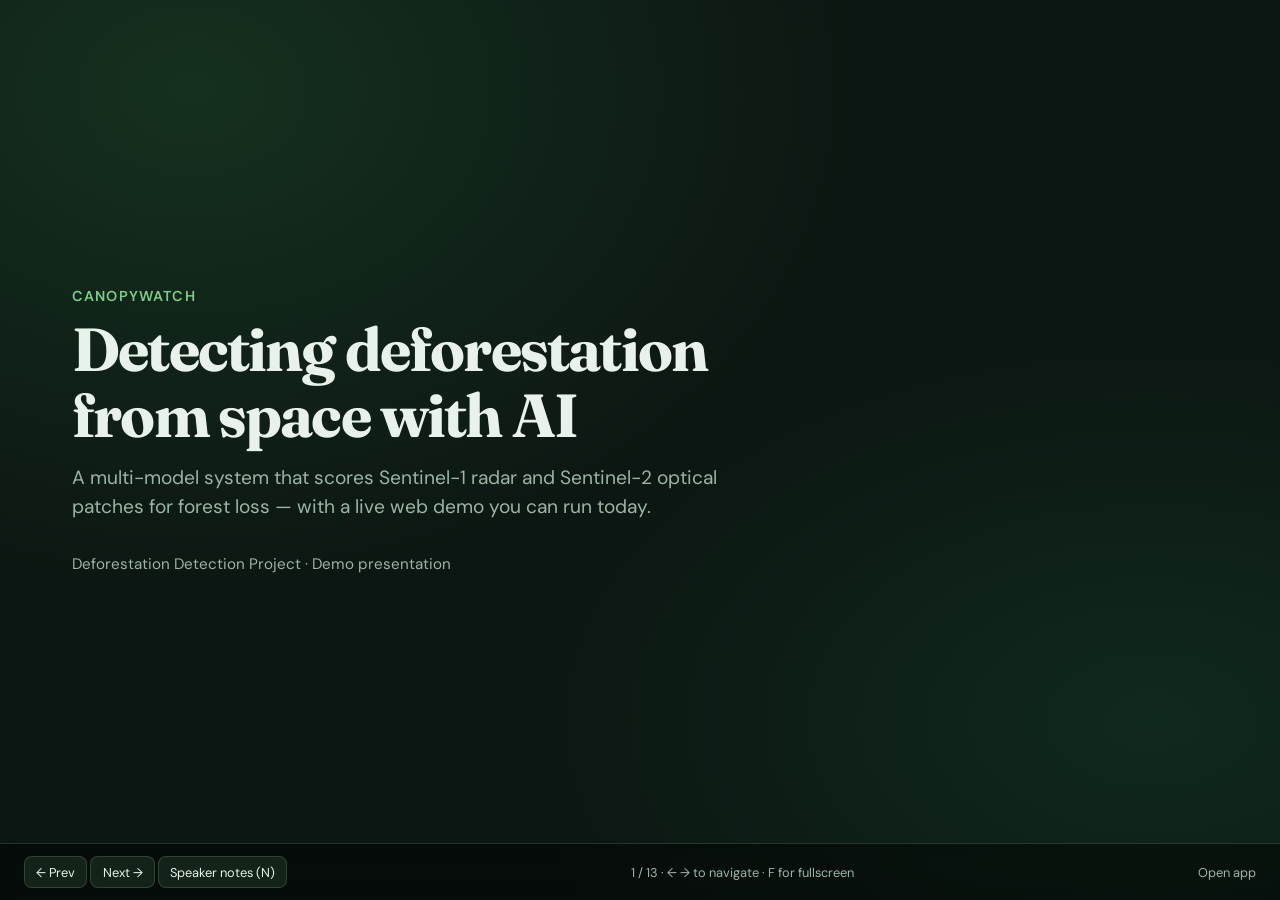
<file: static/presentation.html>
<!DOCTYPE html>
<html lang="en">
<head>
  <meta charset="UTF-8" />
  <meta name="viewport" content="width=device-width, initial-scale=1.0" />
  <title>CanopyWatch — Presentation</title>
  <link rel="preconnect" href="https://fonts.googleapis.com" />
  <link rel="preconnect" href="https://fonts.gstatic.com" crossorigin />
  <link href="https://fonts.googleapis.com/css2?family=Fraunces:opsz,wght@9..144,500;9..144,700&family=DM+Sans:wght@400;500;600;700&display=swap" rel="stylesheet" />
  <style>:root {
      --bg: #0c1612;
      --panel: #12241c;
      --line: rgba(140, 190, 150, 0.22);
      --text: #e8f2ea;
      --muted: #9bb5a4;
      --accent: #7dce8a;
      --warn: #e8a045;
      --danger: #e85a4f;
      --display: "Fraunces", Georgia, serif;
      --body: "DM Sans", sans-serif;
    }
    * { box-sizing: border-box; }
    html, body {
      margin: 0; height: 100%;
      background: var(--bg); color: var(--text);
      font-family: var(--body);
      overflow: hidden;
    }
    .deck { height: 100%; position: relative; }
    .slide {
      display: none;
      height: 100%;
      padding: 3.5rem 4.5rem 5rem;
      flex-direction: column;
      justify-content: center;
      background:
        radial-gradient(ellipse at 15% 10%, rgba(63,168,90,0.18), transparent 45%),
        radial-gradient(ellipse at 90% 80%, rgba(20,60,40,0.5), transparent 40%),
        var(--bg);
    }
    .slide.active { display: flex; animation: in 0.35s ease; }
    @keyframes in {
      from { opacity: 0; transform: translateY(10px); }
      to { opacity: 1; transform: none; }
    }
    .eyebrow {
      color: var(--accent); font-size: 0.9rem; font-weight: 600;
      letter-spacing: 0.08em; text-transform: uppercase; margin: 0 0 0.75rem;
    }
    h1 {
      font-family: var(--display); font-size: clamp(2.4rem, 5vw, 3.8rem);
      line-height: 1.08; margin: 0 0 1rem; letter-spacing: -0.03em;
      max-width: 16ch;
    }
    h2 {
      font-family: var(--display); font-size: clamp(1.8rem, 3.5vw, 2.6rem);
      margin: 0 0 1.25rem; letter-spacing: -0.02em;
    }
    h3 { margin: 0 0 0.5rem; font-size: 1.15rem; }
    .lede { color: var(--muted); font-size: 1.2rem; max-width: 42rem; line-height: 1.5; margin: 0; }
    .grid-2 { display: grid; grid-template-columns: 1fr 1fr; gap: 1.25rem; }
    .grid-3 { display: grid; grid-template-columns: repeat(3, 1fr); gap: 1rem; }
    .card {
      background: rgba(18,36,28,0.85); border: 1px solid var(--line);
      border-radius: 16px; padding: 1.1rem 1.2rem;
    }
    .card p { margin: 0; color: var(--muted); line-height: 1.45; font-size: 0.98rem; }
    .stat {
      font-family: var(--display); font-size: 2.4rem; color: var(--accent); margin: 0.2rem 0;
    }
    .stat-label { color: var(--muted); font-size: 0.85rem; }
    ul { margin: 0; padding-left: 1.2rem; color: var(--muted); line-height: 1.55; }
    li { margin-bottom: 0.45rem; }
    li strong { color: var(--text); }
    table {
      width: 100%; border-collapse: collapse; font-size: 0.95rem;
    }
    th, td {
      text-align: left; padding: 0.55rem 0.45rem;
      border-bottom: 1px solid var(--line);
    }
    th { color: var(--muted); font-size: 0.75rem; text-transform: uppercase; letter-spacing: 0.05em; }
    tr.best td { color: var(--accent); font-weight: 600; }
    tr.mid td:first-child { color: var(--warn); }
    .pill {
      display: inline-block; padding: 0.2rem 0.55rem; border-radius: 999px;
      background: rgba(125,206,138,0.14); color: var(--accent); font-size: 0.75rem; font-weight: 600;
    }
    .pill.warn { background: rgba(232,160,69,0.16); color: var(--warn); }
    .pill.danger { background: rgba(232,90,79,0.16); color: #ff9d95; }
    .footer-bar {
      position: fixed; left: 0; right: 0; bottom: 0;
      display: flex; justify-content: space-between; align-items: center;
      padding: 0.75rem 1.5rem; background: rgba(0,0,0,0.45);
      border-top: 1px solid var(--line); font-size: 0.8rem; color: var(--muted);
      backdrop-filter: blur(8px); z-index: 5;
    }
    .footer-bar button {
      background: rgba(125,206,138,0.12); border: 1px solid var(--line);
      color: var(--text); border-radius: 8px; padding: 0.4rem 0.7rem;
      cursor: pointer; font: inherit;
    }
    .notes {
      position: fixed; right: 1rem; bottom: 3.5rem; width: min(360px, 40vw);
      max-height: 40vh; overflow: auto; background: rgba(8,16,12,0.95);
      border: 1px solid var(--line); border-radius: 12px; padding: 0.85rem 1rem;
      font-size: 0.82rem; color: var(--muted); line-height: 1.4; display: none; z-index: 6;
    }
    .notes.visible { display: block; }
    .notes strong { color: var(--accent); }
    .title-meta { margin-top: 2rem; color: var(--muted); font-size: 0.95rem; }
    .demo-steps { counter-reset: step; }
    .demo-steps li { list-style: none; margin-left: -1.2rem; padding-left: 2.2rem; position: relative; }
    .demo-steps li::before {
      counter-increment: step; content: counter(step);
      position: absolute; left: 0; top: 0;
      width: 1.5rem; height: 1.5rem; border-radius: 50%;
      background: rgba(125,206,138,0.2); color: var(--accent);
      display: grid; place-items: center; font-size: 0.8rem; font-weight: 700;
    }
    .quote {
      font-family: var(--display); font-size: 1.6rem; line-height: 1.35;
      max-width: 28ch; margin: 0;
    }
    a { color: var(--accent); }
    @media (max-width: 900px) {
      .slide { padding: 2rem 1.25rem 4.5rem; }
      .grid-2, .grid-3 { grid-template-columns: 1fr; }
      .notes { width: calc(100% - 2rem); right: 1rem; }
    }
</style>
</head>
<body>
  <div class="deck" id="deck">

    
    <section class="slide active" data-notes="Open with the stakes, not the tech. One sentence: forests disappear faster than we can monitor them on the ground. Then introduce CanopyWatch as an AI system that reads satellite radar + optical imagery.">
      <p class="eyebrow">CanopyWatch</p>
      <h1>Detecting deforestation from space with AI</h1>
      <p class="lede">
        A multi-model system that scores Sentinel-1 radar and Sentinel-2 optical patches
        for forest loss — with a live web demo you can run today.
      </p>
      <p class="title-meta">Deforestation Detection Project · Demo presentation</p>
    </section>

    
    <section class="slide" data-notes="Ask the room: how would you know a remote clearing happened last week? Ground surveys are slow and expensive. Satellites revisit often — but humans cannot inspect every pixel.">
      <p class="eyebrow">The problem</p>
      <h2>Forest loss is fast. Manual monitoring is not.</h2>
      <div class="grid-3" style="margin-top:1rem">
        <div class="card">
          <h3>Scale</h3>
          <p>Tropical forests span millions of km². Clearings can appear between two satellite passes.</p>
        </div>
        <div class="card">
          <h3>Weather</h3>
          <p>Clouds hide optical imagery for weeks. Radar still sees the ground through cloud cover.</p>
        </div>
        <div class="card">
          <h3>Need</h3>
          <p>Automated, repeatable scoring of patches so analysts focus on the highest-risk areas.</p>
        </div>
      </div>
    </section>

    
    <section class="slide" data-notes="Explain the two sensors simply: S2 is like a camera (color + near-IR). S1 is like a flashlight that works in the dark and through clouds (radar backscatter).">
      <p class="eyebrow">Data</p>
      <h2>Two eyes on the same forest</h2>
      <div class="grid-2" style="margin-top:0.5rem">
        <div class="card">
          <span class="pill">Sentinel-2 · Optical</span>
          <h3 style="margin-top:0.75rem">RGB + Near-Infrared</h3>
          <p>4 bands. Captures vegetation color and structure. Best when skies are clear.</p>
        </div>
        <div class="card">
          <span class="pill warn">Sentinel-1 · Radar</span>
          <h3 style="margin-top:0.75rem">VV + VH polarizations</h3>
          <p>2 bands. Works day/night and through clouds. Sensitive to surface roughness and canopy structure.</p>
        </div>
      </div>
      <div class="card" style="margin-top:1rem">
        <p><strong style="color:var(--text)">Our demo dataset:</strong> 16 cloud-free grid patches (2816×2816 px each) with binary deforestation masks. Label rule: &gt;10% deforested pixels ⇒ positive class.</p>
      </div>
    </section>

    
    <section class="slide" data-notes="This is the architecture slide. Emphasize we built both classical ML baselines AND deep CNNs so the story is comparative, not just 'we trained a neural net'.">
      <p class="eyebrow">Approach</p>
      <h2>Baselines + deep models, same task</h2>
      <div class="grid-2">
        <div class="card">
          <span class="pill warn">Classical ML</span>
          <ul style="margin-top:0.75rem">
            <li><strong>Random Forest</strong> — ensemble on band statistics</li>
            <li><strong>Logistic Regression</strong> — linear, interpretable</li>
            <li><strong>KNN</strong> — instance-based baseline</li>
          </ul>
          <p style="margin-top:0.75rem">Features: mean, std, percentiles, min/max per band.</p>
        </div>
        <div class="card">
          <span class="pill">Deep Learning</span>
          <ul style="margin-top:0.75rem">
            <li><strong>Simple CNN</strong> — S1-only or S2-only</li>
            <li><strong>Late Fusion CNN</strong> — separate S1/S2 branches, fuse late</li>
            <li><strong>Robust Baseline CNN</strong> — residual blocks</li>
          </ul>
          <p style="margin-top:0.75rem">Patch-level probability via global pooling (not pixel U-Net).</p>
        </div>
      </div>
    </section>

    
    <section class="slide" data-notes="CRITICAL honesty slide. Do NOT claim production accuracy. Say: with 16 patches, binary F1 saturates. Majority baseline is already ~91%. Correlation with continuous rate is what actually ranks models.">
      <p class="eyebrow">Evaluation honesty</p>
      <h2>Why “100% F1” would be a bad slide</h2>
      <div class="grid-2">
        <div class="card">
          <div class="stat">14 / 16</div>
          <div class="stat-label">patches labeled “deforested”</div>
          <p style="margin-top:0.75rem">Always predicting deforestation already gets ~90.9% Val F1. Binary metrics look great even when the model barely ranks severity.</p>
        </div>
        <div class="card">
          <div class="stat">n = 6</div>
          <div class="stat-label">held-out validation patches</div>
          <p style="margin-top:0.75rem">We report <strong style="color:var(--text)">correlation with continuous deforestation rate</strong> as the primary ranking signal — does the score track how much forest was lost?</p>
        </div>
      </div>
    </section>

    
    <section class="slide" data-notes="Walk top to bottom. Star the Simple CNN S2. Point out Late Fusion is strong multi-modal. Point out models at 90.9% F1 ≈ majority baseline. RF is competitive and fast.">
      <p class="eyebrow">Results · held-out val</p>
      <h2>Model leaderboard</h2>
      <table>
        <thead>
          <tr>
            <th>Model</th>
            <th>Family</th>
            <th>Corr. w/ rate</th>
            <th>Val F1</th>
            <th>vs majority</th>
          </tr>
        </thead>
        <tbody>
          <tr class="best"><td>Simple CNN (Sentinel-2) ★</td><td>DL</td><td>0.97</td><td>100%</td><td>beats</td></tr>
          <tr><td>Random Forest (S2 stats)</td><td>ML</td><td>0.90</td><td>100%</td><td>beats</td></tr>
          <tr><td>Random Forest (S1+S2)</td><td>ML</td><td>0.88</td><td>100%</td><td>beats</td></tr>
          <tr><td>Logistic Regression (S1+S2)</td><td>ML</td><td>0.77</td><td>100%</td><td>beats</td></tr>
          <tr class="mid"><td>Late Fusion CNN (S1+S2)</td><td>DL</td><td>0.75</td><td>90.9%</td><td>≈ majority</td></tr>
          <tr class="mid"><td>Simple CNN (Sentinel-1)</td><td>DL</td><td>0.74</td><td>90.9%</td><td>≈ majority</td></tr>
          <tr class="mid"><td>KNN (S1+S2)</td><td>ML</td><td>0.73</td><td>90.9%</td><td>≈ majority</td></tr>
          <tr class="mid"><td>Robust Baseline CNN</td><td>DL</td><td>0.50</td><td>90.9%</td><td>≈ majority</td></tr>
        </tbody>
      </table>
      <p class="lede" style="margin-top:1rem;font-size:0.95rem">Majority baseline Val F1 ≈ 90.9%. Correlation is the story.</p>
    </section>

    
    <section class="slide" data-notes="Three takeaways only. Don't overclaim. Optical CNN ranks severity best. Classical ML is surprisingly strong on stats. Radar is the insurance policy for cloudy regions.">
      <p class="eyebrow">What we learned</p>
      <h2>Three takeaways</h2>
      <div class="grid-3">
        <div class="card">
          <div class="stat">01</div>
          <h3>Optical ranks severity</h3>
          <p>Simple CNN on Sentinel-2 tracks continuous loss rate best (corr 0.97).</p>
        </div>
        <div class="card">
          <div class="stat">02</div>
          <h3>Classical ML still matters</h3>
          <p>Random Forest on band stats is fast, strong, and easy to explain on a slide.</p>
        </div>
        <div class="card">
          <div class="stat">03</div>
          <h3>Radar is the backup</h3>
          <p>S1-only CNN works when clouds kill optical — critical for operational monitoring.</p>
        </div>
      </div>
    </section>

    
    <section class="slide" data-notes="System slide before live demo. Mention FastAPI, calibrated thresholds, tiling for heatmaps, Compare tab for side-by-side models.">
      <p class="eyebrow">System</p>
      <h2>From weights to a working product</h2>
      <div class="grid-2">
        <div class="card">
          <h3>Backend</h3>
          <ul>
            <li>FastAPI inference server</li>
            <li>8 models loaded &amp; cached</li>
            <li>Per-model calibrated thresholds</li>
            <li>Tiled heatmaps + GeoTIFF masks</li>
          </ul>
        </div>
        <div class="card">
          <h3>Frontend · CanopyWatch</h3>
          <ul>
            <li>Leaderboard with honest metrics</li>
            <li><strong>Compare models</strong> on one patch</li>
            <li>Single-model demo + GeoTIFF upload</li>
            <li>Heatmap / preview / map views</li>
          </ul>
        </div>
      </div>
      <p class="lede" style="margin-top:1rem;font-size:1rem">Live app: <a href="http://127.0.0.1:8000" target="_blank">http://127.0.0.1:8000</a></p>
    </section>

    
    <section class="slide" data-notes="THIS IS YOUR LIVE DEMO SCRIPT. Switch to the app window. Follow the numbered steps. Patch 7 = heavy loss. Patch 0 = intact. Narrate as results appear.">
      <p class="eyebrow">Live demo script</p>
      <h2>What to click (2–3 minutes)</h2>
      <ol class="demo-steps" style="color:var(--muted); line-height:1.55">
        <li><strong style="color:var(--text)">Open</strong> <a href="http://127.0.0.1:8000" target="_blank">CanopyWatch</a> — show the leaderboard ranked by correlation.</li>
        <li><strong style="color:var(--text)">Compare models</strong> on <strong style="color:var(--text)">Patch 7</strong> (≈78% ground-truth loss). Expect most/all models to flag deforestation.</li>
        <li>Point at the side-by-side scores: CNN vs Random Forest vs Logistic vs KNN.</li>
        <li>Optional: compare <strong style="color:var(--text)">Patch 0</strong> (≈3% loss / intact) — show true negatives.</li>
        <li>Optional: Single model → Simple CNN (S2) → show heatmap overlay.</li>
      </ol>
    </section>

    
    <section class="slide" data-notes="Talking points while Patch 7 compare runs (it can take ~30-60s on CPU). Fill the silence with these bullets.">
      <p class="eyebrow">While the demo runs</p>
      <h2>Fill time with these lines</h2>
      <ul>
        <li><strong>Late Fusion</strong> processes radar and optical in separate branches, then merges — useful when one modality is degraded.</li>
        <li><strong>Calibrated thresholds</strong> matter: raw CNN scores were compressed; without calibration, Late Fusion looked weak at 0.5.</li>
        <li><strong>Heatmaps</strong> come from tiling the patch classifier — spatial visualization, not a full segmentation U-Net.</li>
        <li>On CPU, multi-model compare takes under a minute — say so before you click.</li>
      </ul>
    </section>

    
    <section class="slide" data-notes="Limitations build trust. Say them confidently. Small n, class imbalance, patch-level not pixel-level, Amazon-region demo data only.">
      <p class="eyebrow">Limitations</p>
      <h2>What this is — and isn’t</h2>
      <div class="grid-2">
        <div class="card">
          <h3>Is</h3>
          <ul>
            <li>A working end-to-end detector demo</li>
            <li>A fair DL vs classical ML comparison</li>
            <li>Honest about metric pitfalls</li>
          </ul>
        </div>
        <div class="card">
          <h3>Isn’t (yet)</h3>
          <ul>
            <li>Production monitoring at continental scale</li>
            <li>Pixel-perfect segmentation</li>
            <li>Live Sentinel Hub streaming (next phase)</li>
            <li>Statistically powered with large n</li>
          </ul>
        </div>
      </div>
    </section>

    
    <section class="slide" data-notes="Close with roadmap then ask for questions. If asked 'which model to ship?' — Simple CNN S2 for clear skies; keep S1 / fusion for cloudy ops; RF as a cheap fallback.">
      <p class="eyebrow">Next</p>
      <h2>Roadmap</h2>
      <div class="grid-3">
        <div class="card">
          <h3>More data</h3>
          <p>Expand beyond 16 patches; cloudy scenes; multi-date change detection.</p>
        </div>
        <div class="card">
          <h3>Real-time fetch</h3>
          <p>Sentinel Hub / Copernicus API for user-drawn regions of interest.</p>
        </div>
        <div class="card">
          <h3>Segmentation</h3>
          <p>Train U-Net-style models for pixel masks, not only patch scores.</p>
        </div>
      </div>
    </section>

    
    <section class="slide" data-notes="End. Thank them. Offer to open the compare tab again for questions. Recommend model: Simple CNN S2 for ranking; RF for speed/explainability; S1 when cloudy.">
      <p class="eyebrow">CanopyWatch</p>
      <p class="quote">Score the forest. Compare the models. Stay honest about the numbers.</p>
      <p class="lede" style="margin-top:1.5rem">
        Demo · <a href="http://127.0.0.1:8000" target="_blank">http://127.0.0.1:8000</a><br />
        Slides · <a href="/presentation.html">/presentation.html</a> · API · <a href="/docs" target="_blank">/docs</a>
      </p>
      <p class="title-meta">Questions?</p>
    </section>

  </div>

  <div class="notes" id="notes"></div>

  <div class="footer-bar">
    <div>
      <button type="button" id="prev">← Prev</button>
      <button type="button" id="next">Next →</button>
      <button type="button" id="toggle-notes">Speaker notes (N)</button>
    </div>
    <div id="progress">1 / 13 · ← → to navigate · F for fullscreen</div>
    <div><a href="/" style="color:var(--muted);text-decoration:none">Open app</a></div>
  </div>

  <script>const slides = [...document.querySelectorAll(".slide")];
    const notesEl = document.getElementById("notes");
    let i = 0;
    let notesOn = false;

    function show(idx) {
      i = Math.max(0, Math.min(slides.length - 1, idx));
      slides.forEach((s, k) => s.classList.toggle("active", k === i));
      document.getElementById("progress").textContent =
        `${i + 1} / ${slides.length} · ← → to navigate · F for fullscreen`;
      notesEl.textContent = slides[i].dataset.notes || "";
      notesEl.innerHTML = `<strong>Speaker notes</strong><br/>${slides[i].dataset.notes || ""}`;
    }

    document.getElementById("prev").onclick = () => show(i - 1);
    document.getElementById("next").onclick = () => show(i + 1);
    document.getElementById("toggle-notes").onclick = () => {
      notesOn = !notesOn;
      notesEl.classList.toggle("visible", notesOn);
    };

    window.addEventListener("keydown", (e) => {
      if (e.key === "ArrowRight" || e.key === " " || e.key === "PageDown") {
        e.preventDefault(); show(i + 1);
      } else if (e.key === "ArrowLeft" || e.key === "PageUp") {
        e.preventDefault(); show(i - 1);
      } else if (e.key === "n" || e.key === "N") {
        notesOn = !notesOn;
        notesEl.classList.toggle("visible", notesOn);
      } else if (e.key === "f" || e.key === "F") {
        if (!document.fullscreenElement) document.documentElement.requestFullscreen();
        else document.exitFullscreen();
      } else if (e.key === "Home") show(0);
      else if (e.key === "End") show(slides.length - 1);
    });

    show(0);
</script>
</body>
</html>
</file>
